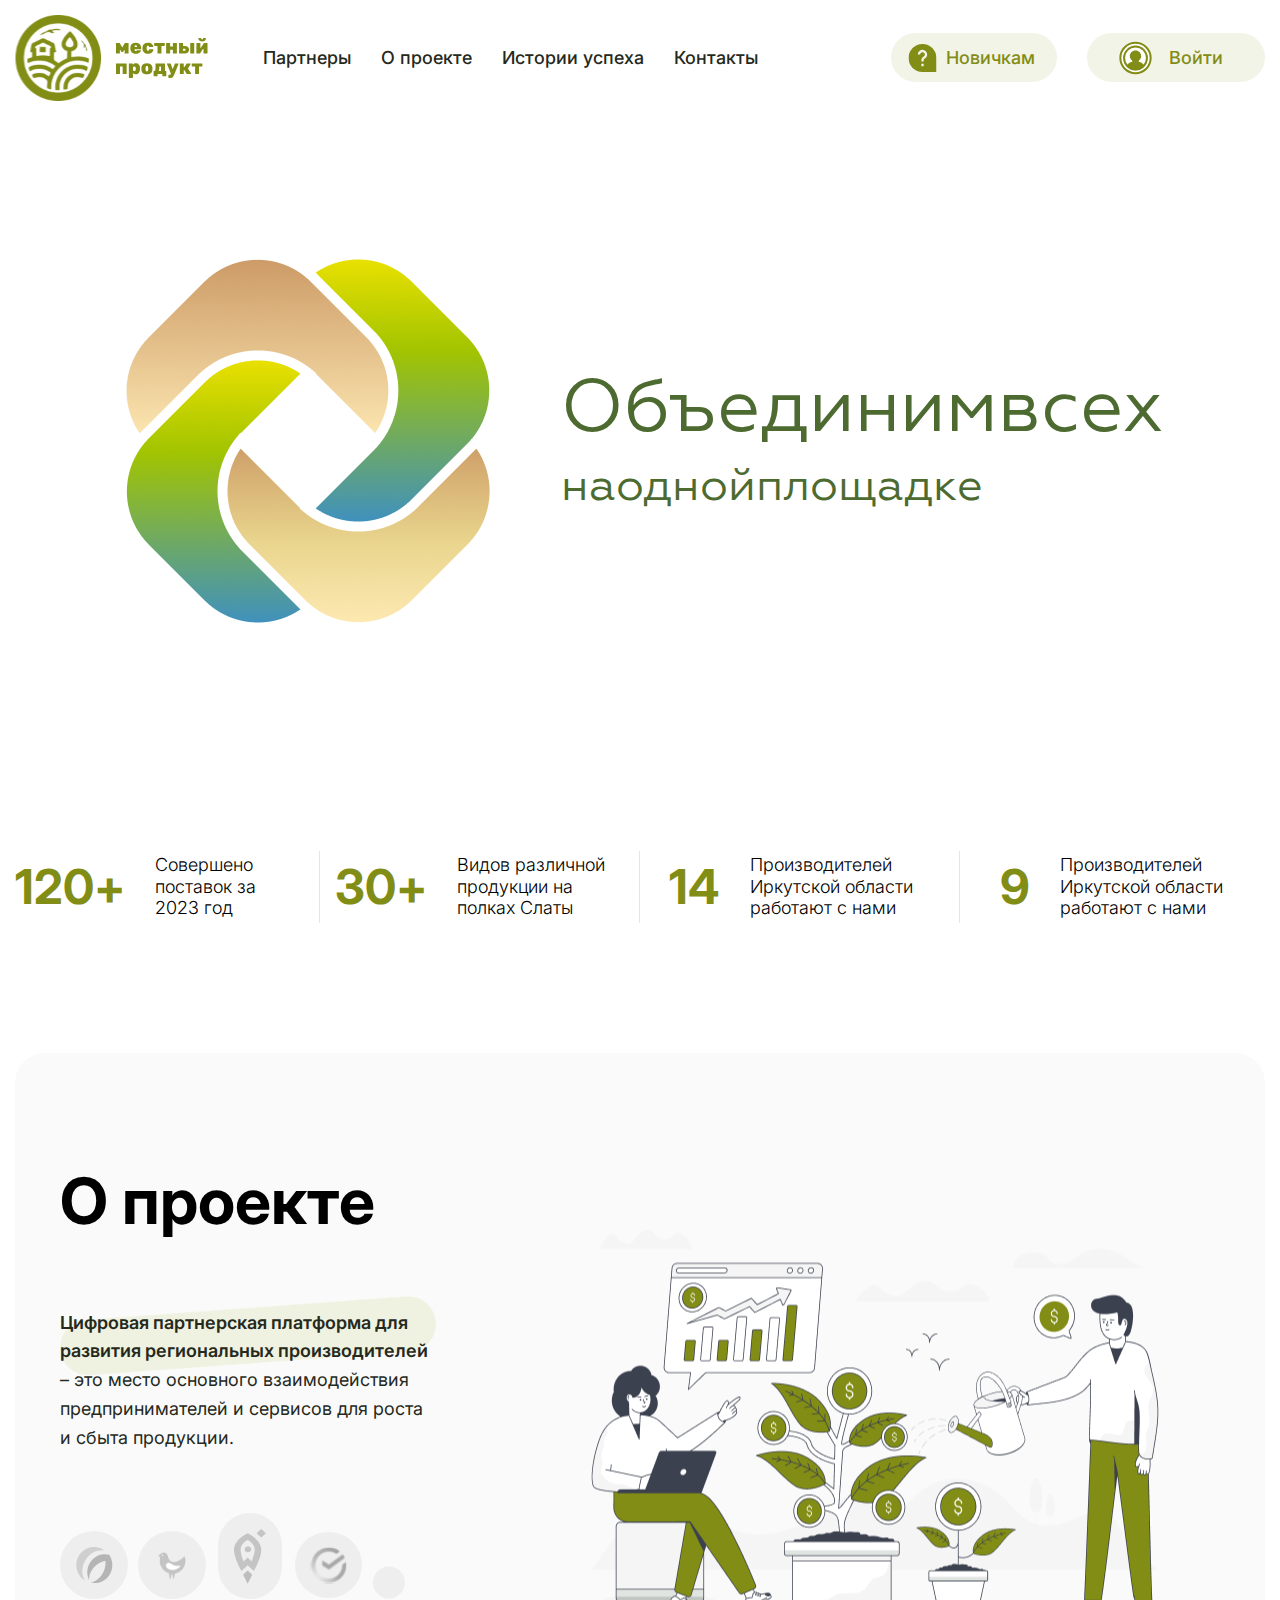
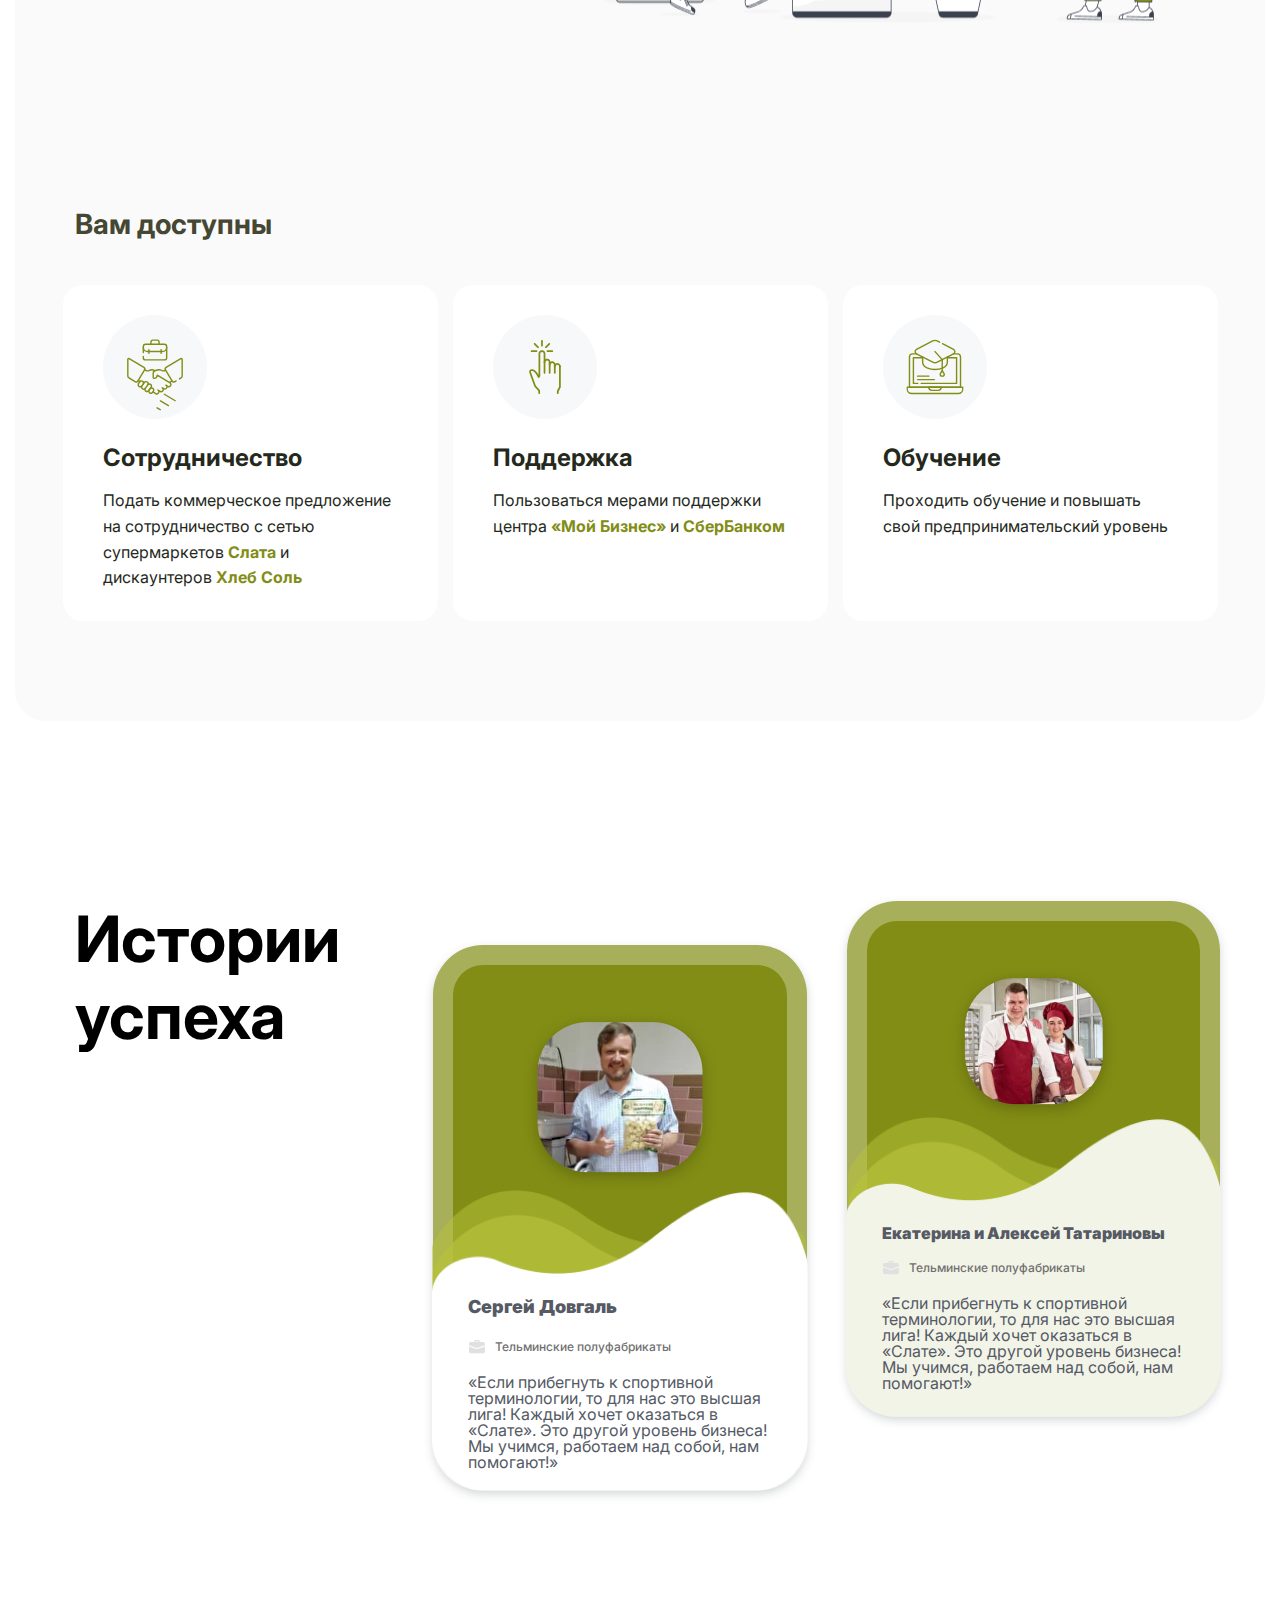
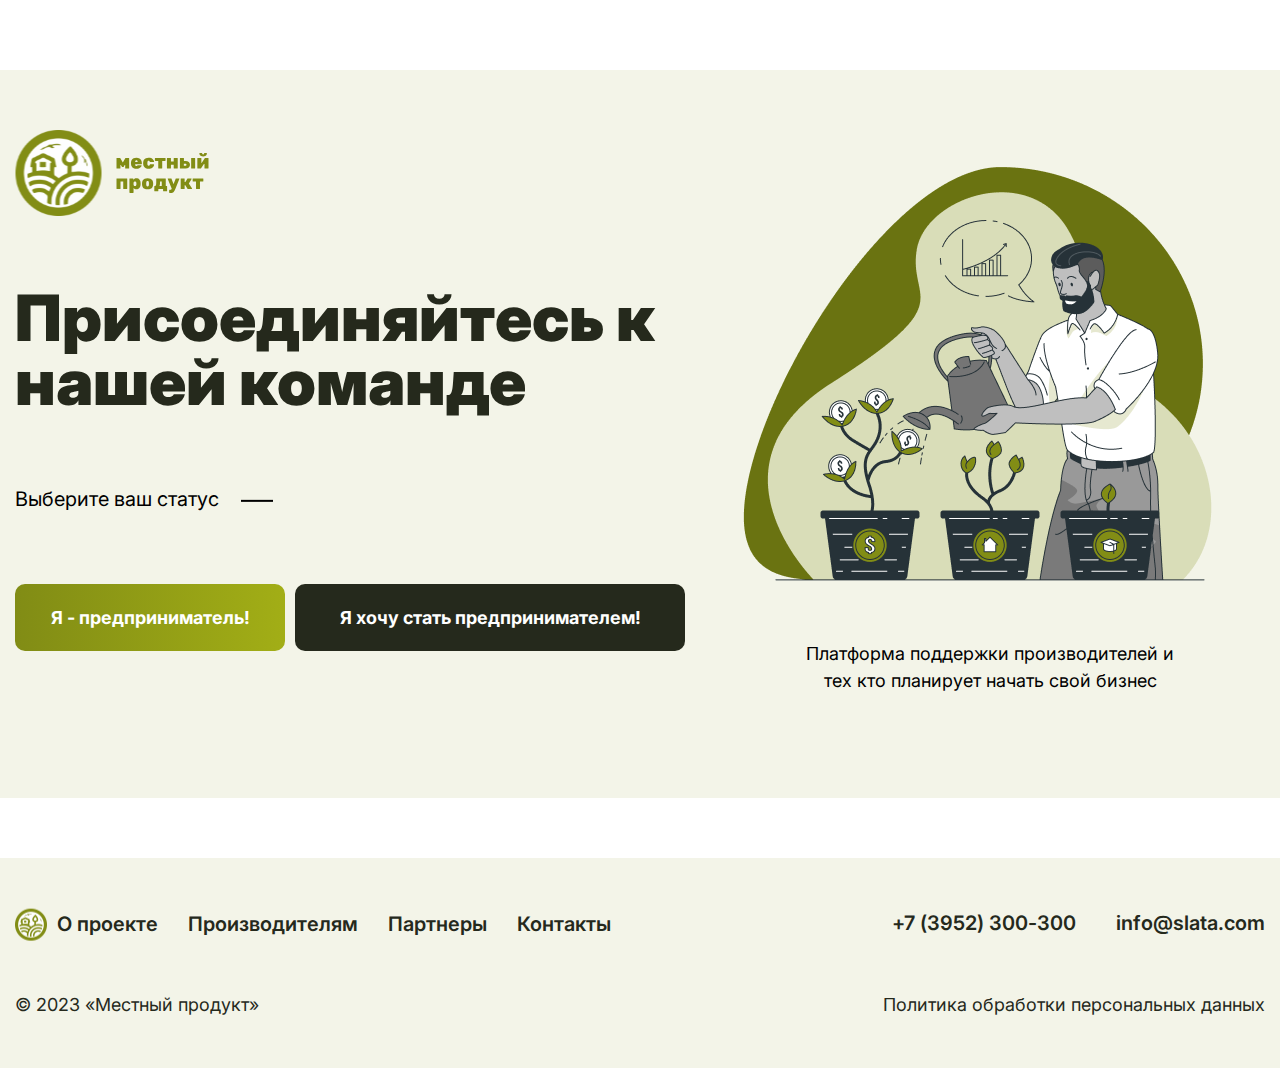
<file: src/about/index.html>
<!DOCTYPE html>
<html lang="en">

<head>
    <meta charset="UTF-8">
    <meta name="viewport" content="width=device-width, initial-scale=1.0">


    <!-- bootstrap -->

    <link rel="stylesheet" href="https://maxcdn.bootstrapcdn.com/bootstrap/4.0.0/css/bootstrap.min.css"
        integrity="sha384-Gn5384xqQ1aoWXA+058RXPxPg6fy4IWvTNh0E263XmFcJlSAwiGgFAW/dAiS6JXm" crossorigin="anonymous">

    <!-- bootstrap -->

    <!-- scss -->

    <link rel="stylesheet" href="../../styles/main.css">
    <link rel="stylesheet" href="../about/main.css">

    <!-- scss -->

    <title>Document</title>
</head>

<body>

    <header class="header">
        <div class="container">

            <div class="header__inner row d-flex justify-content-xxl-between">
                <div class="header__menu col-xl-8 d-flex align-items-center">

                    <div class="header__menu__logo">
                        <img src="../../img/header__logo.svg" alt="">
                    </div>

                    <div class="header__menu__nav col-xl-10">
                        <a href="#" class="header__menu__nav__item">Партнеры</a>
                        <a href="#" class="header__menu__nav__item">О проекте</a>
                        <a href="#" class="header__menu__nav__item">Истории успеха</a>
                        <a href="#" class="header__menu__nav__item">Контакты</a>
                    </div>

                </div>

                <div class="header__user col-xl-4 d-flex align-items-center justify-content-end">

                    <button class="header__user__btn-new header__btn">Новичкам
                        <img class="header__user__btn-new__img" src="../../img/header__btn__question.svg" alt="">
                    </button>

                    <button class="header__user__btn-enter header__btn">Войти
                        <img class="header__user__btn-enter__img" src="../../img/header__btn__user.svg" alt="">
                    </button>


                </div>

            </div>

        </div>
    </header>



    <section class="unification">
        <div class="container">

            <div class="unification__inner row d-flex justify-content-center">

                <div class="unification__img col">

                    <img src="../../img/unification__img.png" alt="">

                </div>

                <div class="unification__wrapper col d-flex justify-content-center flex-column">

                    <h1 class="unification__title">
                        Объединимвсех

                    </h1>

                    <h1 class="unification__sub-title">
                        наоднойплощадке
                    </h1>

                </div>

            </div>

            <div class="unification__outer row justify-content-center">
                <div class="col-xl-3 unification__outer__item d-flex align-items-center justify-content-center">

                    <div class="unification__outer__item__number">
                        120+
                    </div>

                    <div class="unification__outer__item__text">
                        Совершено поставок за 2023 год
                    </div>

                </div>

                <div class="col-xl-3 unification__outer__item d-flex align-items-center justify-content-center">

                    <div class="unification__outer__item__number">
                        30+
                    </div>

                    <div class="unification__outer__item__text">
                        Видов различной продукции на полках Слаты
                    </div>

                </div>

                <div class="col-xl-3 unification__outer__item d-flex align-items-center justify-content-center">

                    <div class="unification__outer__item__number">
                        14
                    </div>

                    <div class="unification__outer__item__text">
                        Производителей Иркутской области работают с нами
                    </div>

                </div>

                <div class="col-xl-3 unification__outer__item d-flex align-items-center justify-content-center">

                    <div class="unification__outer__item__number">
                        9
                    </div>

                    <div class="unification__outer__item__text">
                        Производителей Иркутской области работают с нами
                    </div>

                </div>

            </div> <!-- outer -->

        </div>
    </section>

    <section class="about">
        <div class="container">
            <div class="outer d-flex flex-column">

                <div class="row about__inner d-flex flex-column">
                    <img class="about__inner__img" src="../../img/about__img.png" alt="">

                    <div class="about__inner__title">
                        О проекте
                    </div>

                    <div class="about__inner__text">
                        <span class="about__inner__text-highlighted">Цифровая партнерская платформа для развития
                            региональных
                            производителей</span>
                        – это место основного взаимодействия предпринимателей и сервисов для роста и сбыта продукции.

                        <img src="../../img/about__bg.png" alt="">
                    </div>

                    <div class="about__inner__slider d-flex align-items-end">

                        <img src="../../img/slider__slata.svg" alt="" class="slider__img slata">
                        <img src="../../img/slider__hleb-sol.svg" alt="" class="slider__img hleb-sol">
                        <img src="../../img/slider__rocket.svg" alt="" class="slider__img rocket">
                        <img src="../../img/slider__sber.svg" alt="" class="slider__img sber">
                        <img src="../../img/slider__null.svg" alt="" class="slider__img null">

                    </div>

                </div>

                <div class="benefits row d-flex justify-content-center">


                    <div class="benefits__title col">Вам доступны</div>


                    <div class="benefits__inner row d-flex justify-content-center">

                        <div class="benefits__inner__item col">

                            <div class="benefits__inner__item__img">
                                <img src="../../img/benefits__img.svg" alt="">
                            </div>

                            <h3 class="benefits__inner__item__title">Сотрудничество</h3>

                            <div class="benefits__inner__item__text">
                                Подать коммерческое предложение на сотрудничество с сетью супермаркетов <span
                                    class="green-highlighted">Слата </span>и
                                дискаунтеров<span class="green-highlighted"> Хлеб Соль</span>
                            </div>

                        </div>

                        <div class="benefits__inner__item col">

                            <div class="benefits__inner__item__img">
                                <img src="../../img/benefits__img2.svg" alt="">
                            </div>

                            <h3 class="benefits__inner__item__title">Поддержка</h3>

                            <div class="benefits__inner__item__text">
                                Пользоваться мерами поддержки центра <span class="green-highlighted">«Мой Бизнес»</span>
                                и <span class="green-highlighted">СберБанком</span>
                            </div>

                        </div>

                        <div class="benefits__inner__item col">

                            <div class="benefits__inner__item__img">
                                <img src="../../img/benefits__img3.svg" alt="">
                            </div>

                            <h3 class="benefits__inner__item__title">Обучение</h3>

                            <div class="benefits__inner__item__text">
                                Проходить обучение и повышать свой предпринимательский уровень
                            </div>

                        </div>


                    </div>

                </div>
            </div>
        </div>
    </section>


    <section class="history">
        <div class="container">

            <div class="history__inner row d-flex">

                <div class="history__inner__item col">
                    <h2 class="history__inner__item__title">Истории успеха</h2>
                </div>

                <div class="history__inner__item card col d-flex flex-column ">

                    <div class="history__inner__item__avatar d-flex justify-content-center">
                        <img class="history__inner__item__avatar-img" src=" ../../img/history__man.png" alt="">
                    </div>

                    <div class="history__inner__item__name">Сергей Довгаль</div>

                    <div class="history__inner__item__organisation__wrapper d-flex align-content-center">
                        <img src="../../img/history__bag.svg" alt="">
                        <div class="history__inner__item__organisation">Тельминские полуфабрикаты</div>
                    </div>

                    <div class="history__inner__item__text">
                        «Если прибегнуть к спортивной терминологии, то для нас это высшая лига!
                        Каждый хочет оказаться в «Слате». Это другой уровень бизнеса! Мы учимся, работаем над собой, нам
                        помогают!»
                    </div>

                    <img class="history__inner__item__img" src="../../img/history__bg.png" alt="">


                </div>

                <div class="history__inner__item card col d-flex flex-column ">

                    <div class="history__inner__item__avatar d-flex justify-content-center">
                        <img class="history__inner__item__avatar-img" src="../../img/history-family.png" alt="">
                    </div>

                    <div class="history__inner__item__name-2">Екатерина и Алексей Татариновы</div>

                    <div class="history__inner__item__organisation__wrapper d-flex align-content-center">
                        <img src="../../img/history__bag.svg" alt="">
                        <div class="history__inner__item__organisation">Тельминские полуфабрикаты</div>
                    </div>

                    <div class="history__inner__item__text">
                        «Если прибегнуть к спортивной терминологии, то для нас это высшая лига!
                        Каждый хочет оказаться в «Слате». Это другой уровень бизнеса! Мы учимся, работаем над собой, нам
                        помогают!»
                    </div>

                    <img class="history__inner__item__img" src="../../img/history__bg1.png" alt="">


                </div>

            </div>

        </div>
    </section>


    <section class="join-us d-flex align-items-center">
        <div class="container">
            <div class="join-us__inner row d-flex ">
                <div class="join-us__left col">
                    <div class="join-us__left__logo">
                        <img src="../../img/header__logo.svg" alt="">
                    </div>

                    <div class="join-us__left__title">
                        Присоединяйтесь
                        к нашей команде
                    </div>

                    <div class="join-us__left__text">Выберите ваш статус</div>

                    <div class="join-us__left__wrapper d-flex">
                        <button class="join-us__left__btn-sm">
                            Я - предприниматель!
                        </button>

                        <button class="join-us__left__btn-xl">
                            Я хочу стать предпринимателем!
                        </button>
                    </div>
                </div>

                <div class="join-us__right col d-flex align-items-center flex-column">
                    <div class="join-us__right__img">
                        <img src="../../img/join-us+__img.png" alt="">
                    </div>

                    <div class="join-us__right__text">
                        Платформа поддержки производителей и тех кто планирует начать свой
                        бизнес</div>

                </div>

            </div>
        </div>
    </section>





    <footer class="footer d-flex align-items-center">
        <div class="container">
            <div class="footer__inner row d-flex justify-content-between">

                <div class="footer__nav col d-flex ">
                    <a href="#" class="footer__nav__item">
                        <img src="../../img/footer__logo.svg" alt="">О проекте
                    </a>
                    <a href="#" class="footer__nav__item">Производителям</a>
                    <a href="#" class="footer__nav__item">Партнеры</a>
                    <a href="#" class="footer__nav__item">Контакты</a>

                </div>

                <div class="footer__contact col d-flex justify-content-end">

                    <a href="tel:+7 (3952) 300-300<" class="footer__contact__item">+7 (3952) 300-300</a>
                    <a href="mailto:info@slata.com" class="footer__contact__item">info@slata.com</a>

                </div>

            </div>
            <div class="footer__politics row">
                <div class="footer__politics_item col">
                    © 2023 «Местный продукт»
                </div>

                <a href="#" class="footer__politics_item col d-flex justify-content-end">
                    Политика обработки персональных данных
                </a>
            </div>
        </div>
    </footer>


    <!-- bootstrap -->

    <script src="https://code.jquery.com/jquery-3.2.1.slim.min.js"
        integrity="sha384-KJ3o2DKtIkvYIK3UENzmM7KCkRr/rE9/Qpg6aAZGJwFDMVNA/GpGFF93hXpG5KkN"
        crossorigin="anonymous"></script>
    <script src="https://cdnjs.cloudflare.com/ajax/libs/popper.js/1.12.9/umd/popper.min.js"
        integrity="sha384-ApNbgh9B+Y1QKtv3Rn7W3mgPxhU9K/ScQsAP7hUibX39j7fakFPskvXusvfa0b4Q"
        crossorigin="anonymous"></script>
    <script src="https://maxcdn.bootstrapcdn.com/bootstrap/4.0.0/js/bootstrap.min.js"
        integrity="sha384-JZR6Spejh4U02d8jOt6vLEHfe/JQGiRRSQQxSfFWpi1MquVdAyjUar5+76PVCmYl"
        crossorigin="anonymous"></script>

    <!-- bootstrap -->

</body>

</html>
</file>
<file: styles/main.css>
@import url("https://fonts.googleapis.com/css2?family=Inter:wght@300;400;500;600;700;800;900&display=swap");
*,
*::before,
*::after {
  box-sizing: border-box;
}

ul,
ol {
  padding: 0;
}

body,
h1,
h2,
h3,
h4,
p,
ul[class],
ol[class],
li,
figure,
figcaption,
blockquote,
dl,
dd {
  margin: 0;
}

body {
  scroll-behavior: smooth;
  text-rendering: optimizeSpeed;
  line-height: 1.5;
}

ul[class],
ol[class] {
  list-style: none;
}

a:not([class]) {
  -webkit-text-decoration-skip: ink;
          text-decoration-skip-ink: auto;
}

img {
  max-width: 100%;
  display: block;
}

article > * + * {
  margin-top: 1em;
}

input,
button,
textarea,
select {
  font: inherit;
}

label {
  margin: 0;
}

a {
  color: inherit;
}
a:hover {
  text-decoration: none;
  color: inherit;
}

button {
  border-style: none;
  outline: none;
}
button :focus {
  border: none;
  border-color: no;
}
button :active {
  border: none;
  border-color: none;
}

:active,
:hover,
:focus {
  outline: 0;
  outline-offset: 0;
}

input[type=number]::-webkit-inner-spin-button,
input[type=number]::-webkit-outer-spin-button {
  -webkit-appearance: none;
  margin: 0;
}
input[type=number]::-webkit-inner-spin-button:active,
input[type=number]::-webkit-outer-spin-button:active {
  border-color: none;
  outline: none;
}
input[type=number]::-webkit-inner-spin-button:focus,
input[type=number]::-webkit-outer-spin-button:focus {
  border-color: none;
  outline: none;
}

.container {
  width: 100%;
  max-width: 1280px;
  margin: 0 auto;
  box-sizing: border-box;
}

body {
  font-family: "Inter", sans-serif;
  font-size: 18px;
  font-weight: 400;
  color: #25291c;
  box-sizing: border-box;
}

.header {
  padding-top: 15px;
  font-weight: 500;
  margin-bottom: 60px;
}
.header__menu {
  -moz-column-gap: 40px;
       column-gap: 40px;
}
.header__menu__logo {
  min-width: 193px;
}
.header__menu__nav {
  display: flex;
  -moz-column-gap: 30px;
       column-gap: 30px;
}
.header__user {
  -moz-column-gap: 30px;
       column-gap: 30px;
}
.header__user__btn-new {
  position: relative;
  padding: 9px 20px 9px 53px;
}
.header__user__btn-new__img {
  position: absolute;
  top: 50%;
  left: 15px;
  transform: translateY(-50%);
  z-index: 5;
}
.header__user__btn-enter {
  position: relative;
  padding: 9px 40px 9px 80px;
}
.header__user__btn-enter__img {
  position: absolute;
  top: 50%;
  transform: translateY(-50%);
  left: 30px;
}
.header__btn {
  display: inline-block;
  border: 2px solid #F3F4E8;
  border-radius: 25px;
  background-color: #F3F4E8;
  color: #828D15;
  transition: 0.3s ease-in-out;
}
.header__btn:hover {
  border: 2px solid #828D15;
  background-color: #fff;
}
.header__btn:visited {
  border: 2px solid #828D15;
  background-color: #fff;
}

.footer {
  height: 210px;
  background-color: #F3F4E8;
}
.footer__nav {
  -moz-column-gap: 30px;
       column-gap: 30px;
  font-size: 20px;
  font-weight: 600;
  margin-bottom: 50px;
}
.footer__nav__item {
  display: flex;
  align-items: center;
  -moz-column-gap: 10px;
       column-gap: 10px;
}
.footer__contact {
  -moz-column-gap: 40px;
       column-gap: 40px;
}
.footer__contact__item {
  font-size: 20px;
  font-weight: 600;
}/*# sourceMappingURL=main.css.map */
</file>
<file: src/about/main.css>
@import url("https://fonts.googleapis.com/css2?family=Inter:wght@300;400;500;600;700;800;900&display=swap");
*,
*::before,
*::after {
  box-sizing: border-box;
}

ul,
ol {
  padding: 0;
}

body,
h1,
h2,
h3,
h4,
p,
ul[class],
ol[class],
li,
figure,
figcaption,
blockquote,
dl,
dd {
  margin: 0;
}

body {
  scroll-behavior: smooth;
  text-rendering: optimizeSpeed;
  line-height: 1.5;
}

ul[class],
ol[class] {
  list-style: none;
}

a:not([class]) {
  -webkit-text-decoration-skip: ink;
          text-decoration-skip-ink: auto;
}

img {
  max-width: 100%;
  display: block;
}

article > * + * {
  margin-top: 1em;
}

input,
button,
textarea,
select {
  font: inherit;
}

label {
  margin: 0;
}

a {
  color: inherit;
}
a:hover {
  text-decoration: none;
  color: inherit;
}

button {
  border-style: none;
  outline: none;
}
button :focus {
  border: none;
  border-color: no;
}
button :active {
  border: none;
  border-color: none;
}

:active,
:hover,
:focus {
  outline: 0;
  outline-offset: 0;
}

input[type=number]::-webkit-inner-spin-button,
input[type=number]::-webkit-outer-spin-button {
  -webkit-appearance: none;
  margin: 0;
}
input[type=number]::-webkit-inner-spin-button:active,
input[type=number]::-webkit-outer-spin-button:active {
  border-color: none;
  outline: none;
}
input[type=number]::-webkit-inner-spin-button:focus,
input[type=number]::-webkit-outer-spin-button:focus {
  border-color: none;
  outline: none;
}

.container {
  width: 100%;
  max-width: 1280px;
  margin: 0 auto;
  box-sizing: border-box;
}

body {
  font-family: "Inter", sans-serif;
  font-size: 18px;
  font-weight: 400;
  color: #25291c;
  box-sizing: border-box;
}

.header {
  padding-top: 15px;
  font-weight: 500;
  margin-bottom: 60px;
}
.header__menu {
  -moz-column-gap: 40px;
       column-gap: 40px;
}
.header__menu__logo {
  min-width: 193px;
}
.header__menu__nav {
  display: flex;
  -moz-column-gap: 30px;
       column-gap: 30px;
}
.header__user {
  -moz-column-gap: 30px;
       column-gap: 30px;
}
.header__user__btn-new {
  position: relative;
  padding: 9px 20px 9px 53px;
}
.header__user__btn-new__img {
  position: absolute;
  top: 50%;
  left: 15px;
  transform: translateY(-50%);
  z-index: 5;
}
.header__user__btn-enter {
  position: relative;
  padding: 9px 40px 9px 80px;
}
.header__user__btn-enter__img {
  position: absolute;
  top: 50%;
  transform: translateY(-50%);
  left: 30px;
}
.header__btn {
  display: inline-block;
  border: 2px solid #F3F4E8;
  border-radius: 25px;
  background-color: #F3F4E8;
  color: #828D15;
  transition: 0.3s ease-in-out;
}
.header__btn:hover {
  border: 2px solid #828D15;
  background-color: #fff;
}
.header__btn:visited {
  border: 2px solid #828D15;
  background-color: #fff;
}

.footer {
  height: 210px;
  background-color: #F3F4E8;
}
.footer__nav {
  -moz-column-gap: 30px;
       column-gap: 30px;
  font-size: 20px;
  font-weight: 600;
  margin-bottom: 50px;
}
.footer__nav__item {
  display: flex;
  align-items: center;
  -moz-column-gap: 10px;
       column-gap: 10px;
}
.footer__contact {
  -moz-column-gap: 40px;
       column-gap: 40px;
}
.footer__contact__item {
  font-size: 20px;
  font-weight: 600;
}

@font-face {
  font-family: "Geometria";
  font-style: normal;
  font-weight: normal;
  src: local("Geometria"), url("../../fonts/Geometria.woff") format("woff");
}
.unification {
  -moz-column-gap: 110px;
       column-gap: 110px;
}
.unification__inner {
  padding: 88px 101px;
  margin-bottom: 80px;
}
.unification__title {
  font-family: "Geometria";
  font-size: 75px;
  font-weight: 400;
  color: #4D6B31;
  margin-bottom: 5px;
}
.unification__sub-title {
  font-family: "Geometria";
  font-size: 45px;
  font-weight: 400;
  color: #4D6B31;
}
.unification__outer {
  padding: 50px 0;
  margin-bottom: 80px;
}
.unification__outer__item {
  -moz-column-gap: 30px;
       column-gap: 30px;
  border-right: 1px solid rgba(218, 218, 218, 0.7);
}
.unification__outer__item:last-child {
  border-right: 1px solid #fff;
}
.unification__outer__item__number {
  font-size: 48px;
  font-weight: 700;
  color: #828D15;
}
.unification__outer__item__text {
  max-width: 180px;
  font-size: 18px;
  font-weight: 300;
  color: #000;
  line-height: 1.2;
}

.about {
  margin-bottom: 80px;
}
.about .outer {
  padding: 100px 60px;
  background-color: #FAFAFA;
  border-radius: 30px;
}
.about__inner {
  height: 650px;
  position: relative;
}
.about__inner__img {
  position: absolute;
  top: 47%;
  right: 60px;
  transform: translateY(-58%);
}
.about__inner__title {
  font-size: 64px;
  font-weight: 700;
  color: #000;
  margin-bottom: 60px;
}
.about__inner__text {
  position: relative;
  z-index: 5;
  width: 100%;
  max-width: 376px;
  line-height: 1.6;
  margin-bottom: 60px;
}
.about__inner__text-highlighted {
  font-weight: 600;
}
.about__inner__text img {
  position: absolute;
  top: -13px;
  left: 0;
  z-index: -1;
}
.about__inner__slider {
  -moz-column-gap: 10px;
       column-gap: 10px;
}
.about__inner__slider .null {
  width: 33px;
  height: 33px;
}
.about__inner__slider .rocket {
  height: 86px;
}
.about__inner__slider img {
  width: 68px;
  height: 68px;
}

.benefits .green-highlighted {
  font-weight: 700;
  color: #828D15;
}
.benefits__title {
  font-size: 28px;
  font-weight: 700;
  color: #454733;
  margin-bottom: 40px;
}
.benefits__inner {
  -moz-column-gap: 15px;
       column-gap: 15px;
}
.benefits__inner__item {
  width: 29%;
  padding: 30px 40px;
  background-color: #fff;
  border-radius: 20px;
}
.benefits__inner__item img {
  margin-bottom: 25px;
}
.benefits__inner__item__title {
  font-size: 24px;
  font-weight: 700;
  margin-bottom: 16px;
}
.benefits__inner__item__text {
  width: 100%;
  max-width: 295px;
  font-size: 16px;
  line-height: 1.6;
}

.history {
  margin-bottom: 80px;
}
.history__inner {
  padding: 100px 60px;
  -moz-column-gap: 40px;
       column-gap: 40px;
}
.history__inner__item {
  position: relative;
}
.history__inner__item:nth-child(2) {
  margin-top: 44px;
}
.history__inner__item:nth-child(3) {
  margin-bottom: 74px;
}
.history__inner__item__title {
  font-size: 64px;
  font-weight: 700;
  color: #000;
}
.history__inner__item__avatar-img {
  margin-bottom: 100px;
}
.history__inner__item__name {
  position: relative;
  z-index: 5;
  font-weight: 900;
  margin-bottom: 18px;
}
.history__inner__item__name-2 {
  position: relative;
  z-index: 5;
  font-size: 16px;
  font-weight: 900;
  line-height: 1;
  margin-bottom: 18px;
}
.history__inner__item__organisation {
  position: relative;
  z-index: 5;
  font-size: 12px;
  font-weight: 500;
  color: #706F6F;
}
.history__inner__item__organisation__wrapper {
  -moz-column-gap: 10px;
       column-gap: 10px;
  margin-bottom: 18px;
}
.history__inner__item__organisation__wrapper img {
  position: relative;
  z-index: 5;
}
.history__inner__item__text {
  position: relative;
  z-index: 5;
  font-size: 16px;
  line-height: 1;
}
.history__inner__item__img {
  position: absolute;
  width: 100%;
  min-width: 376px;
  left: 50%;
  transform: translateX(-50%);
  bottom: -21px;
  z-index: 0;
}
.history__inner .card {
  width: 100%;
  padding-top: 45px;
  border: 20px solid rgba(255, 255, 255, 0.3);
  border-radius: 50px;
  background-color: #828D15;
  box-shadow: 0 4px 10px rgba(85, 90, 101, 0.25);
  color: #555A65;
}

.join-us {
  background-color: #F3F4E8;
  margin-bottom: 60px;
  padding-top: 60px;
}
.join-us__inner {
  height: 668px;
}
.join-us__left__logo {
  margin-bottom: 70px;
}
.join-us__left__title {
  font-size: 64px;
  font-weight: 900;
  line-height: 1;
  margin-bottom: 70px;
}
.join-us__left__text {
  position: relative;
  font-size: 20px;
  color: #000;
  margin-bottom: 70px;
}
.join-us__left__text:before {
  content: "";
  display: block;
  height: 2px;
  width: 32px;
  background-color: #000;
  position: absolute;
  top: 57%;
  left: 226px;
  transform: translateY(-57%);
}
.join-us__left__wrapper {
  -moz-column-gap: 10px;
       column-gap: 10px;
}
.join-us__right img {
  margin-bottom: 10px;
}
.join-us__right__text {
  width: 100%;
  max-width: 377px;
  text-align: center;
  color: #000;
}

.join-us__left__btn-xl {
  font-size: 18px;
  padding: 20px 33px;
  width: 100%;
  min-width: 390px;
  border-radius: 10px;
  color: #fff;
  font-weight: 700;
  cursor: pointer;
  background-color: #25291c;
}

.join-us__left__btn-sm {
  font-size: 18px;
  padding: 20px 33px;
  width: 100%;
  min-width: 270px;
  border-radius: 10px;
  color: #fff;
  font-weight: 700;
  cursor: pointer;
  background: linear-gradient(to right, #818C15, #A2AE16);
}/*# sourceMappingURL=main.css.map */
</file>
